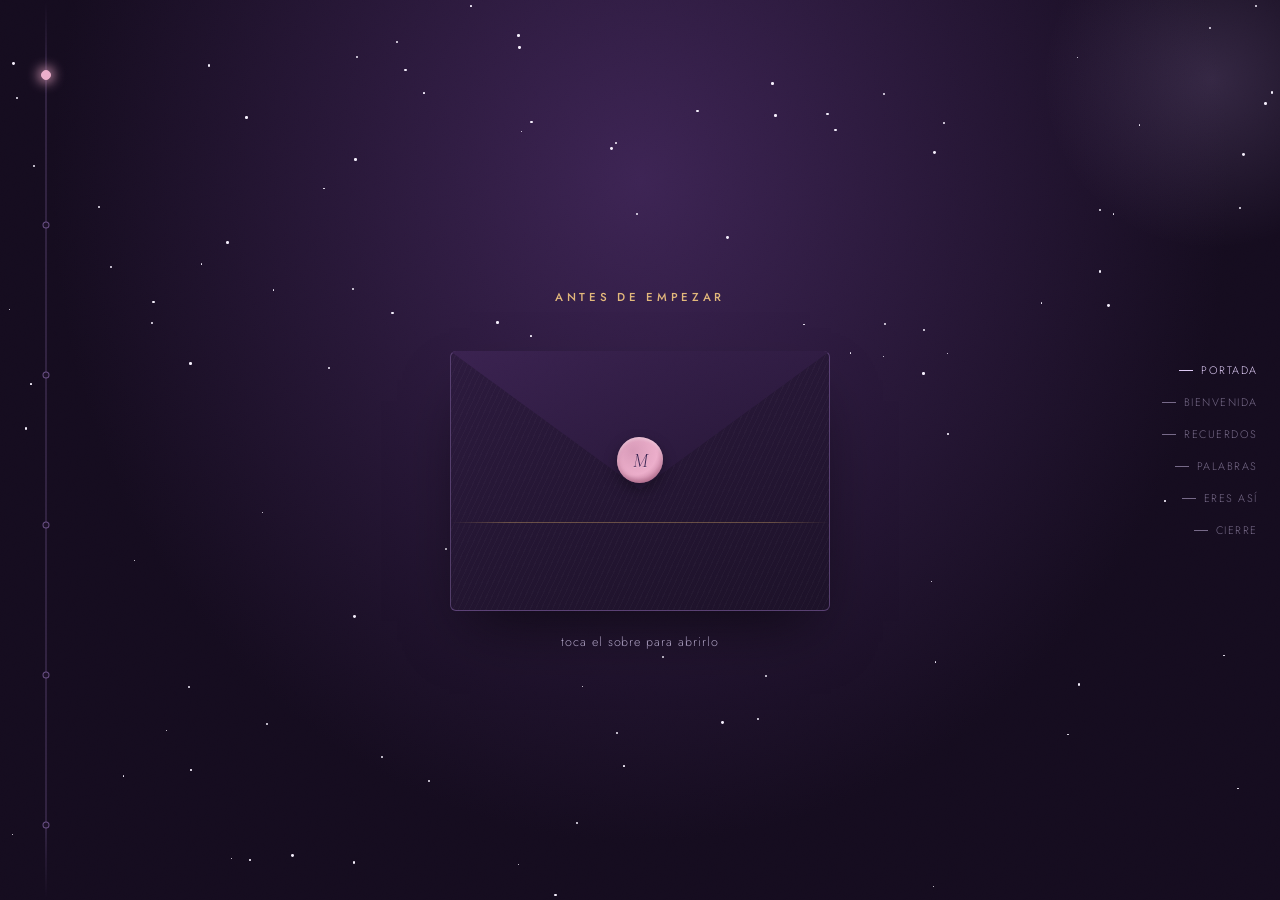
<file: index.html>
<!DOCTYPE html>
<html lang="es">
<head>
<meta charset="UTF-8">
<meta name="viewport" content="width=device-width, initial-scale=1.0">
<title>Para tí amiga</title>
<link rel="preconnect" href="https://fonts.googleapis.com">
<link rel="preconnect" href="https://fonts.gstatic.com" crossorigin>
<link href="https://fonts.googleapis.com/css2?family=Cormorant+Garamond:ital,wght@0,400;0,600;1,400;1,600&family=Jost:wght@300;400;500;600&family=Caveat:wght@500;700&display=swap" rel="stylesheet">
<link rel="icon" type="image/png" href="img/happy.png">
<link rel="stylesheet" href="styles.css">
</head>
<body>

<div class="stars-field" id="starsField">
  <div class="ambient-glow"></div>
</div>
<div class="sparks-layer" id="sparksLayer"></div>

<div class="trail-wrap">
  <div class="trail-line"></div>
  <div class="trail-dots" id="trailDots"></div>
</div>

<nav class="side-nav" id="sideNav"></nav>

<main class="portada-main">
  <div class="wrap portada-content" id="portadaContent">
    <p class="eyebrow">Antes de empezar</p>
    <div class="env-stage">
      <div class="envelope" id="envelope">
        <div class="env-letter">Para mi<br>persona favorita</div>
        <div class="env-flap"></div>
        <div class="seal">M</div>
        <div class="env-body"></div>
      </div>
    </div>
    <div class="env-hint" id="envHint">toca el sobre para abrirlo</div>
  </div>
</main>

<div class="welcome-modal" id="welcomeModal">
  <div class="welcome-card">
    <span class="quote-mark">"</span>
    <p class="eyebrow">Bienvenida</p>
    <h1 class="welcome-title">¡Bienvenida, Luminé!</h1>
    <img src="img/milagros.jpg" alt="Milagros" class="welcome-photo">
    <p class="welcome-text">Hola, quiero que sepas que siempre estaré aquí para ti. En cada momento de alegría y en cada desafío que enfrentes, cuentas conmigo incondicionalmente. Tu amistad es un regalo que valoro profundamente.</p>
    <a class="continue-btn" href="bienvenida.html">Comenzar experiencia <span class="arrow">→</span></a>
  </div>
</div>

<script src="script.js"></script>
</body>
</html>
</file>
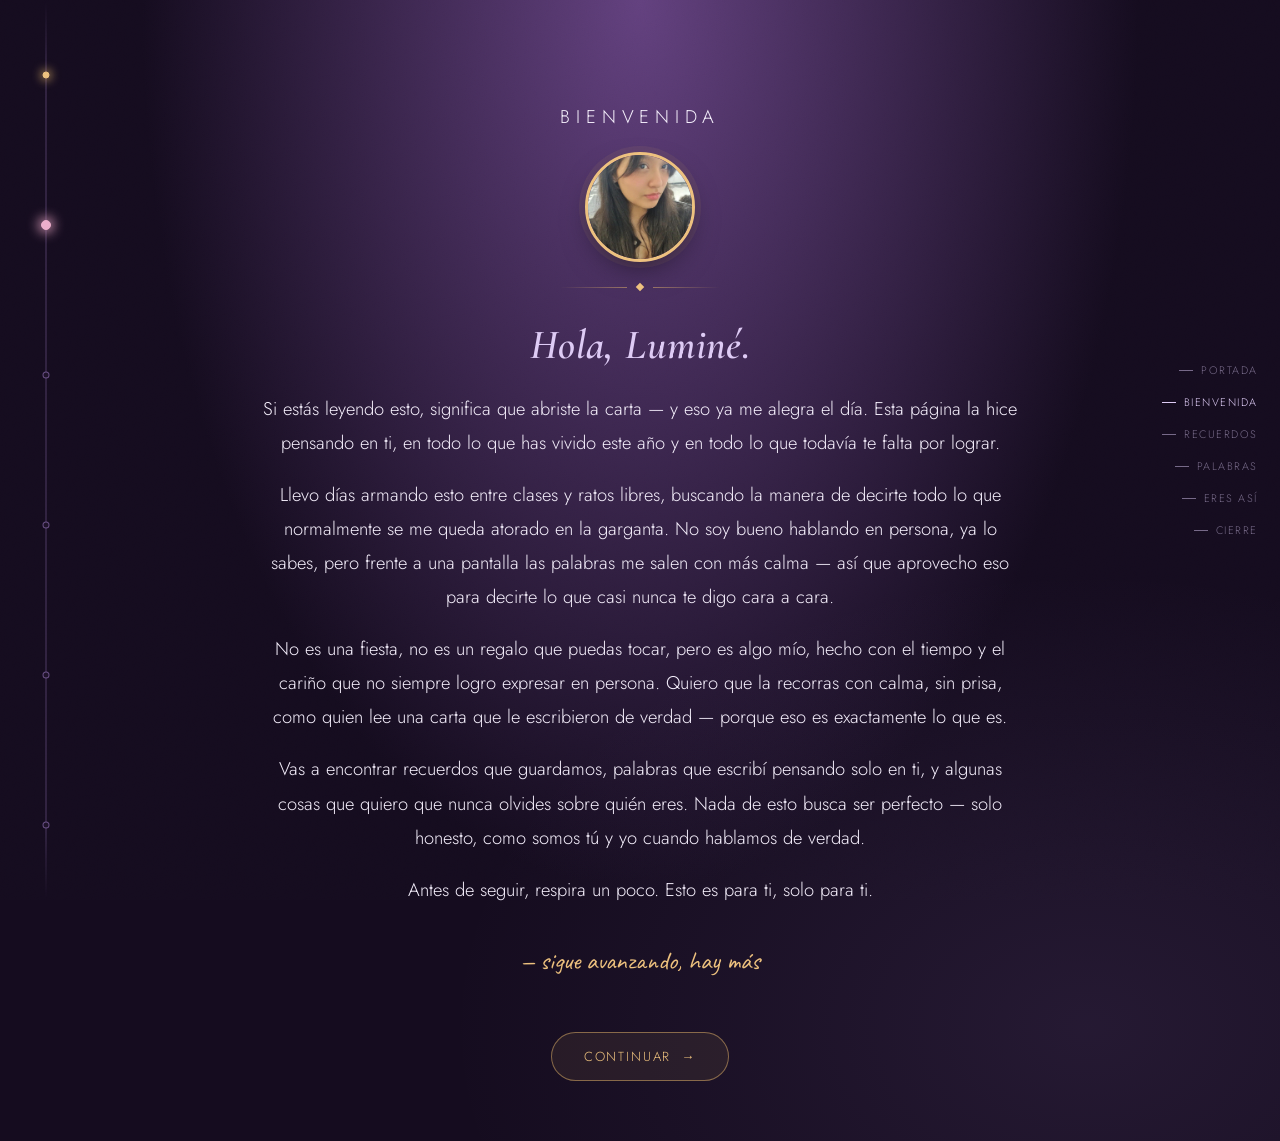
<file: bienvenida.html>
<!DOCTYPE html>
<html lang="es">
<head>
<meta charset="UTF-8">
<meta name="viewport" content="width=device-width, initial-scale=1.0">
<title>Bienvenida</title>
<link rel="preconnect" href="https://fonts.googleapis.com">
<link rel="preconnect" href="https://fonts.gstatic.com" crossorigin>
<link href="https://fonts.googleapis.com/css2?family=Cormorant+Garamond:ital,wght@0,400;0,600;1,400;1,600&family=Jost:wght@300;400;500;600&family=Caveat:wght@500;700&display=swap" rel="stylesheet">
<link rel="icon" type="image/png" href="img/happy.png">
<link rel="stylesheet" href="styles.css">
</head>
<body>

<div class="stars-bg"></div>

<div class="trail-wrap">
  <div class="trail-line"></div>
  <div class="trail-dots" id="trailDots"></div>
</div>

<nav class="side-nav" id="sideNav"></nav>

<main class="bienvenida-main">
  <div class="wrap">
    <p class="eyebrow">Bienvenida</p>
    <img src="img/milagros.jpg" alt="Milagros" class="profile-photo">
    <div class="divider"><span></span><span class="diamond"></span><span></span></div>
    <h2>Hola, Luminé.</h2>
    <p>Si estás leyendo esto, significa que abriste la carta — y eso ya me alegra el día. Esta página la hice pensando en ti, en todo lo que has vivido este año y en todo lo que todavía te falta por lograr.</p>
    <p>Llevo días armando esto entre clases y ratos libres, buscando la manera de decirte todo lo que normalmente se me queda atorado en la garganta. No soy bueno hablando en persona, ya lo sabes, pero frente a una pantalla las palabras me salen con más calma — así que aprovecho eso para decirte lo que casi nunca te digo cara a cara.</p>
    <p>No es una fiesta, no es un regalo que puedas tocar, pero es algo mío, hecho con el tiempo y el cariño que no siempre logro expresar en persona. Quiero que la recorras con calma, sin prisa, como quien lee una carta que le escribieron de verdad — porque eso es exactamente lo que es.</p>
    <p>Vas a encontrar recuerdos que guardamos, palabras que escribí pensando solo en ti, y algunas cosas que quiero que nunca olvides sobre quién eres. Nada de esto busca ser perfecto — solo honesto, como somos tú y yo cuando hablamos de verdad.</p>
    <p>Antes de seguir, respira un poco. Esto es para ti, solo para ti.</p>
    <p class="firma">— sigue avanzando, hay más</p>

    <div class="continue-wrap">
      <a class="continue-btn" href="recuerdos.html">Continuar <span class="arrow">→</span></a>
    </div>
  </div>
</main>

<script src="script.js"></script>
</body>
</html>
</file>
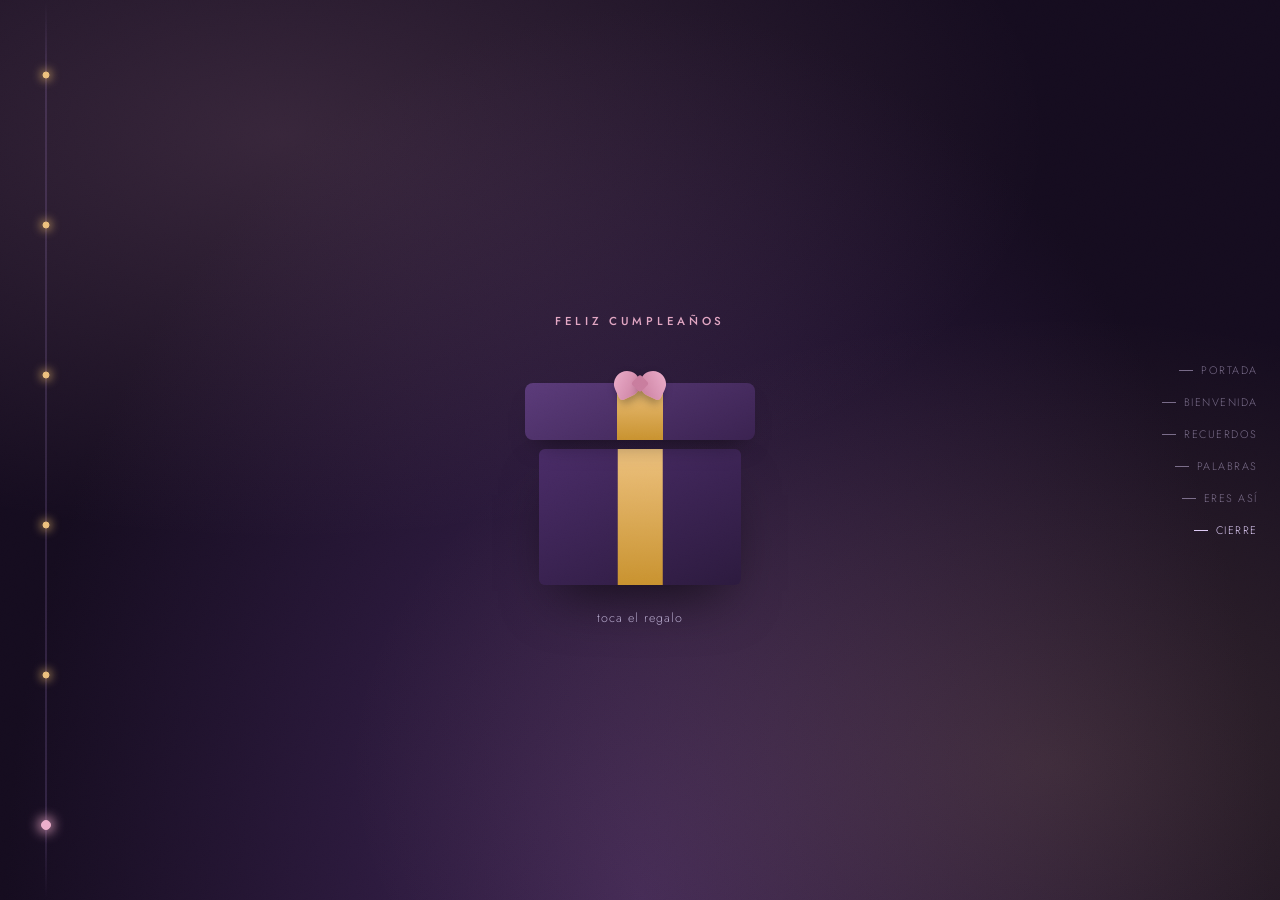
<file: cierre.html>
<!DOCTYPE html>
<html lang="es">
<head>
<meta charset="UTF-8">
<meta name="viewport" content="width=device-width, initial-scale=1.0">
<title>Feliz cumpleaños</title>
<link rel="preconnect" href="https://fonts.googleapis.com">
<link rel="preconnect" href="https://fonts.gstatic.com" crossorigin>
<link href="https://fonts.googleapis.com/css2?family=Cormorant+Garamond:ital,wght@0,400;0,600;1,400;1,600&family=Jost:wght@300;400;500;600&family=Caveat:wght@500;700&display=swap" rel="stylesheet">
<link rel="icon" type="image/png" href="img/happy.png">
<link rel="stylesheet" href="styles.css">
</head>
<body>

<div class="stars-field" id="starsField">
  <div class="ambient-glow"></div>
</div>
<div class="sparks-layer" id="sparksLayer"></div>
<div class="confetti-layer" id="confettiLayer"></div>

<div class="trail-wrap">
  <div class="trail-line"></div>
  <div class="trail-dots" id="trailDots"></div>
</div>

<nav class="side-nav" id="sideNav"></nav>

<main class="cierre-main">
  <div class="wrap cierre-content" id="cierreContent">
    <p class="eyebrow">Feliz cumpleaños</p>

    <div class="gift-stage">
      <div class="gift-box" id="giftBox">
        <div class="gift-lid" id="giftLid">
          <div class="bow">
            <div class="loop left"></div>
            <div class="loop right"></div>
            <div class="knot"></div>
          </div>
        </div>
        <div class="gift-base"></div>
      </div>
      <div class="gift-hint" id="giftHint">toca el regalo</div>
    </div>
  </div>
</main>

<div class="welcome-modal" id="cierreModal">
  <div class="welcome-card cierre-card">
    <p class="eyebrow">Feliz cumpleaños</p>
    <h1 class="welcome-title">Feliz cumpleaños, Luminé</h1>
    <p>Ya son 19. Ojalá pudiera estar ahí para darte un abrazo de verdad y entregarte algo más que una página web, pero la distancia no me deja por ahora. Aun así, quiero que sepas que estoy a una sola llamada o un mensaje de distancia para ir donde estés.</p>
    <p>Sé que casi nunca coincidimos por los horarios, que ambos andamos ocupados, y que no siempre pensamos igual en todo. Pero eso nunca ha cambiado lo que siento como amigo: te voy a seguir apoyando, y si algún día estás en problemas, pongo las manos al fuego por sacarte de ahí.</p>

    <div class="promesa">"En esta vida no vas a estar sola. Aunque no compartamos las mismas ideas, siempre vas a tener mi apoyo."</div>

    <p class="firma-final">Con cariño, tu amigo Roly</p>
    <p class="fecha">para Milagros Luminé — 19 años</p>

    <button class="last-detail-btn" id="lastDetailBtn"><span class="btn-icon">✨</span> Último detalle</button>
  </div>
</div>

<div class="keepsake-modal" id="keepsakeModal">
  <div class="keepsake-card">
    <button class="modal-close" id="keepsakeClose" aria-label="Cerrar">×</button>
    <p class="eyebrow">Un detalle más</p>
    <h2 class="keepsake-title">Un recuerdo para guardar</h2>
    <p class="keepsake-intro">Sube una foto tuya y arma, con la mía, una tarjeta para guardar de este cumpleaños.</p>

    <div class="keepsake-preview">
      <div class="keepsake-photos">
        <div class="keepsake-photo-slot filled">
          <img src="img/roly.jpg" alt="Roly">
          <span class="slot-label">Roly</span>
        </div>
        <div class="keepsake-photo-slot" id="uploadSlot">
          <label for="photoUpload" class="upload-label" id="uploadLabel">
            <span class="upload-icon">+</span>
            <span>sube tu foto</span>
          </label>
          <img id="uploadedPreview" alt="Milagros" style="display:none;">
          <input type="file" accept="image/*" id="photoUpload" class="visually-hidden">
          <span class="slot-label">Luminé</span>
        </div>
      </div>

      <p class="keepsake-words">Dos historias, un mismo cariño de siempre. Que esta imagen te recuerde, cada vez que la veas, todo lo que compartimos este año y todo lo que nos queda por vivir.</p>
      <p class="keepsake-signature">Milagros Luminé · 19 años · con cariño, Roly</p>
    </div>

    <button class="save-btn" id="saveCardBtn" disabled><span class="btn-icon">⬇</span> Guardar tarjeta</button>
    <p class="keepsake-hint" id="keepsakeHint">sube tu foto para poder guardarla</p>
  </div>
</div>

<script src="script.js"></script>
</body>
</html>
</file>
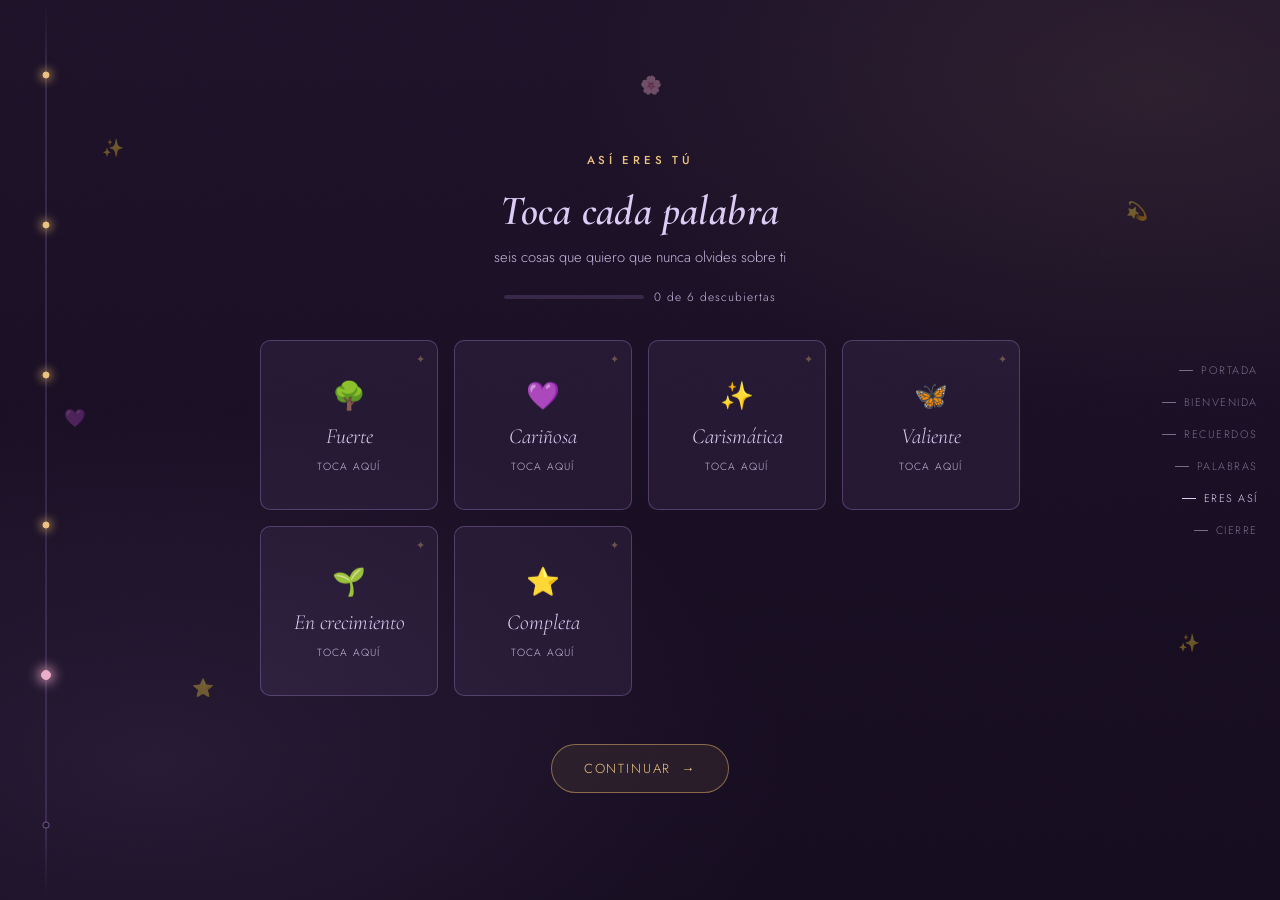
<file: cualidades.html>
<!DOCTYPE html>
<html lang="es">
<head>
<meta charset="UTF-8">
<meta name="viewport" content="width=device-width, initial-scale=1.0">
<title>Así eres tú</title>
<link rel="preconnect" href="https://fonts.googleapis.com">
<link rel="preconnect" href="https://fonts.gstatic.com" crossorigin>
<link href="https://fonts.googleapis.com/css2?family=Cormorant+Garamond:ital,wght@0,400;0,600;1,400;1,600&family=Jost:wght@300;400;500;600&family=Caveat:wght@500;700&display=swap" rel="stylesheet">
<link rel="icon" type="image/png" href="img/happy.png">
<link rel="stylesheet" href="styles.css">
</head>
<body>

<div class="stars-bg"></div>

<div class="trail-wrap">
  <div class="trail-line"></div>
  <div class="trail-dots" id="trailDots"></div>
</div>

<nav class="side-nav" id="sideNav"></nav>

<main class="cualidades-main">
  <div class="floaty-layer">
    <span class="floaty" style="left:8%; top:15%; animation-delay:0s;">✨</span>
    <span class="floaty" style="left:88%; top:22%; animation-delay:1.4s;">💫</span>
    <span class="floaty" style="left:15%; top:75%; animation-delay:2.6s;">⭐</span>
    <span class="floaty" style="left:92%; top:70%; animation-delay:.8s;">✨</span>
    <span class="floaty" style="left:50%; top:8%; animation-delay:2s;">🌸</span>
    <span class="floaty" style="left:5%; top:45%; animation-delay:3.2s;">💜</span>
  </div>
  <div class="wrap">
    <p class="eyebrow">Así eres tú</p>
    <h2>Toca cada palabra</h2>
    <p class="sub-label">seis cosas que quiero que nunca olvides sobre ti</p>

    <div class="progress-track">
      <div class="bar"><div class="bar-fill" id="progressFill"></div></div>
      <span class="count" id="progressCount">0 de 6 descubiertas</span>
    </div>

    <div class="cards-grid" id="cardsGrid">
      <div class="flip-card">
        <div class="flip-inner">
          <div class="flip-front"><div class="card-icon">🌳</div><div class="word">Fuerte</div><div class="tap">toca aquí</div></div>
          <div class="flip-back"><span class="checkmark">✓</span>Sigues estudiando y avanzando incluso cansada. Eso no es debilidad, es resistencia pura.</div>
        </div>
      </div>
      <div class="flip-card">
        <div class="flip-inner">
          <div class="flip-front"><div class="card-icon">💜</div><div class="word">Cariñosa</div><div class="tap">toca aquí</div></div>
          <div class="flip-back"><span class="checkmark">✓</span>Escuchas y apoyas como pocas personas lo hacen, incluso cuando tú también la estás pasando mal.</div>
        </div>
      </div>
      <div class="flip-card">
        <div class="flip-inner">
          <div class="flip-front"><div class="card-icon">✨</div><div class="word">Carismática</div><div class="tap">toca aquí</div></div>
          <div class="flip-back"><span class="checkmark">✓</span>Tímida al inicio, pero cuando confías, tu energía y tu alegría se sienten de verdad.</div>
        </div>
      </div>
      <div class="flip-card">
        <div class="flip-inner">
          <div class="flip-front"><div class="card-icon">🦋</div><div class="word">Valiente</div><div class="tap">toca aquí</div></div>
          <div class="flip-back"><span class="checkmark">✓</span>Tienes miedo y aun así sigues caminando hacia lo que sueñas. Eso es valentía real.</div>
        </div>
      </div>
      <div class="flip-card">
        <div class="flip-inner">
          <div class="flip-front"><div class="card-icon">🌱</div><div class="word">En crecimiento</div><div class="tap">toca aquí</div></div>
          <div class="flip-back"><span class="checkmark">✓</span>Tienes inseguridades, como todos, pero te esfuerzas todos los días por mejorar. Eso ya es mucho.</div>
        </div>
      </div>
      <div class="flip-card">
        <div class="flip-inner">
          <div class="flip-front"><div class="card-icon">⭐</div><div class="word">Completa</div><div class="tap">toca aquí</div></div>
          <div class="flip-back"><span class="checkmark">✓</span>No necesitas ser perfecta. Ya eres, tal cual eres ahora, alguien admirable de verdad.</div>
        </div>
      </div>
    </div>

    <div class="continue-wrap">
      <a class="continue-btn" href="cierre.html">Continuar <span class="arrow">→</span></a>
    </div>
  </div>
</main>

<script src="script.js"></script>
</body>
</html>
</file>
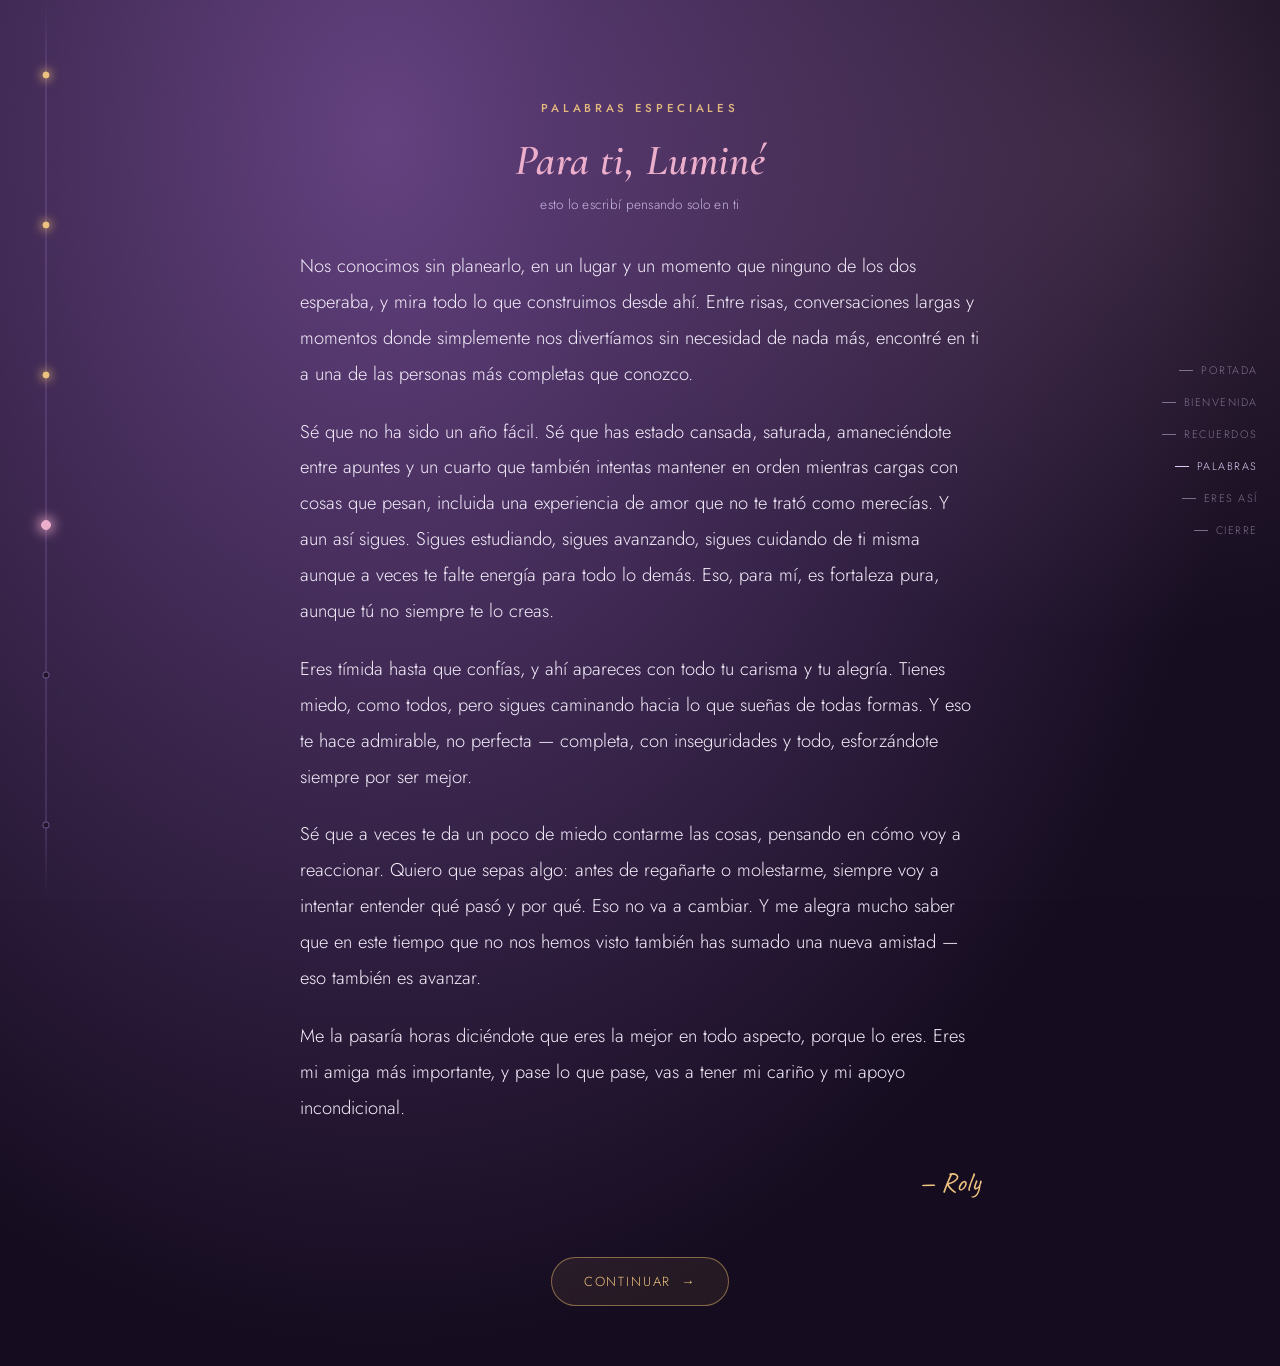
<file: palabras.html>
<!DOCTYPE html>
<html lang="es">
<head>
<meta charset="UTF-8">
<meta name="viewport" content="width=device-width, initial-scale=1.0">
<title>Palabras especiales</title>
<link rel="preconnect" href="https://fonts.googleapis.com">
<link rel="preconnect" href="https://fonts.gstatic.com" crossorigin>
<link href="https://fonts.googleapis.com/css2?family=Cormorant+Garamond:ital,wght@0,400;0,600;1,400;1,600&family=Jost:wght@300;400;500;600&family=Caveat:wght@500;700&display=swap" rel="stylesheet">
<link rel="icon" type="image/png" href="img/happy.png">
<link rel="stylesheet" href="styles.css">
</head>
<body>

<div class="stars-bg"></div>

<div class="trail-wrap">
  <div class="trail-line"></div>
  <div class="trail-dots" id="trailDots"></div>
</div>

<nav class="side-nav" id="sideNav"></nav>

<main class="palabras-main">
  <div class="wrap">
    <p class="eyebrow">Palabras especiales</p>
    <h2>Para ti, Luminé</h2>
    <p class="sub-label">esto lo escribí pensando solo en ti</p>

    <div class="letter-block">
      <p>Nos conocimos sin planearlo, en un lugar y un momento que ninguno de los dos esperaba, y mira todo lo que construimos desde ahí. Entre risas, conversaciones largas y momentos donde simplemente nos divertíamos sin necesidad de nada más, encontré en ti a una de las personas más completas que conozco.</p>

      <p>Sé que no ha sido un año fácil. Sé que has estado cansada, saturada, amaneciéndote entre apuntes y un cuarto que también intentas mantener en orden mientras cargas con cosas que pesan, incluida una experiencia de amor que no te trató como merecías. Y aun así sigues. Sigues estudiando, sigues avanzando, sigues cuidando de ti misma aunque a veces te falte energía para todo lo demás. Eso, para mí, es fortaleza pura, aunque tú no siempre te lo creas.</p>

      <p>Eres tímida hasta que confías, y ahí apareces con todo tu carisma y tu alegría. Tienes miedo, como todos, pero sigues caminando hacia lo que sueñas de todas formas. Y eso te hace admirable, no perfecta — completa, con inseguridades y todo, esforzándote siempre por ser mejor.</p>

      <p>Sé que a veces te da un poco de miedo contarme las cosas, pensando en cómo voy a reaccionar. Quiero que sepas algo: antes de regañarte o molestarme, siempre voy a intentar entender qué pasó y por qué. Eso no va a cambiar. Y me alegra mucho saber que en este tiempo que no nos hemos visto también has sumado una nueva amistad — eso también es avanzar.</p>

      <p>Me la pasaría horas diciéndote que eres la mejor en todo aspecto, porque lo eres. Eres mi amiga más importante, y pase lo que pase, vas a tener mi cariño y mi apoyo incondicional.</p>

      <p class="signoff">— Roly</p>
    </div>

    <div class="continue-wrap">
      <a class="continue-btn" href="cualidades.html">Continuar <span class="arrow">→</span></a>
    </div>
  </div>
</main>

<script src="script.js"></script>
</body>
</html>
</file>
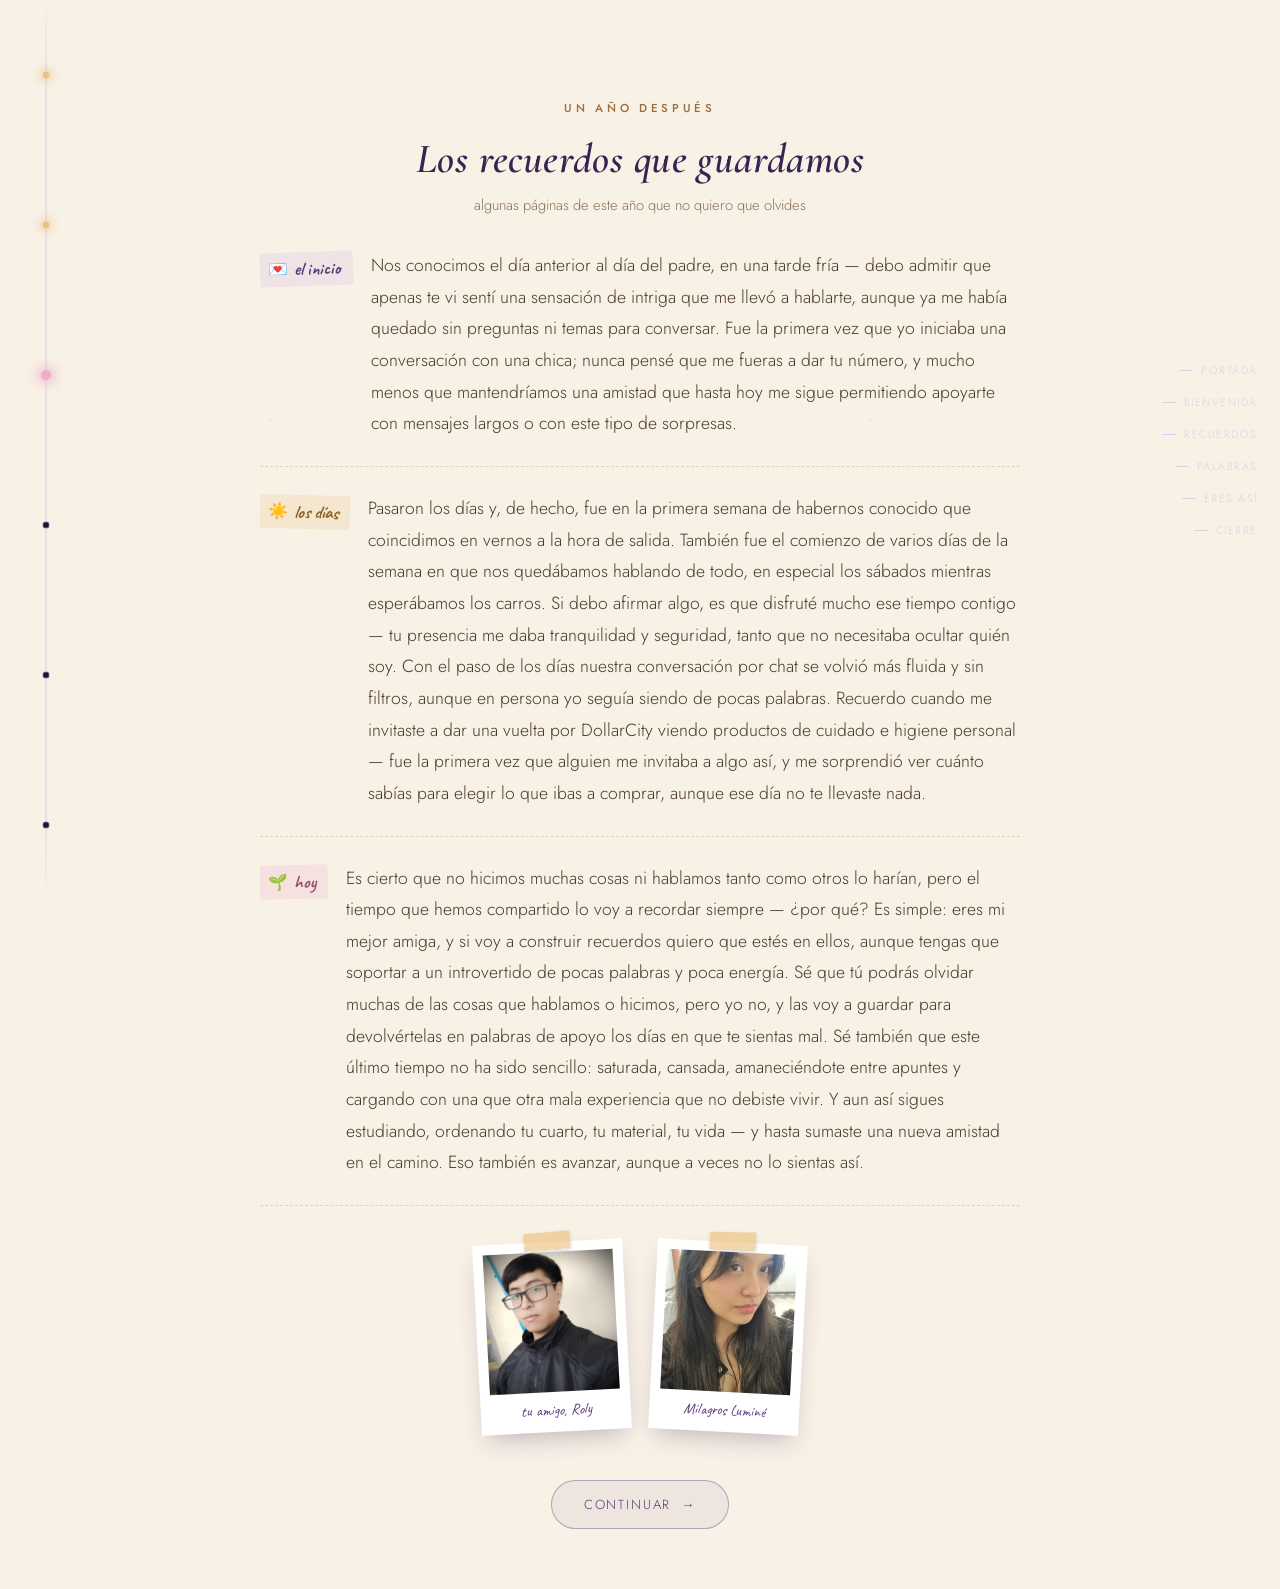
<file: recuerdos.html>
<!DOCTYPE html>
<html lang="es">
<head>
<meta charset="UTF-8">
<meta name="viewport" content="width=device-width, initial-scale=1.0">
<title>Recuerdos</title>
<link rel="preconnect" href="https://fonts.googleapis.com">
<link rel="preconnect" href="https://fonts.gstatic.com" crossorigin>
<link href="https://fonts.googleapis.com/css2?family=Cormorant+Garamond:ital,wght@0,400;0,600;1,400;1,600&family=Jost:wght@300;400;500;600&family=Caveat:wght@500;700&display=swap" rel="stylesheet">
<link rel="icon" type="image/png" href="img/happy.png">
<link rel="stylesheet" href="styles.css">
</head>
<body class="page-light">

<div class="stars-bg"></div>

<div class="trail-wrap">
  <div class="trail-line"></div>
  <div class="trail-dots" id="trailDots"></div>
</div>

<nav class="side-nav" id="sideNav"></nav>

<main class="recuerdos-main">
  <div class="wrap">
    <p class="eyebrow">Un año después</p>
    <h2>Los recuerdos que guardamos</h2>
    <p class="intro-line">algunas páginas de este año que no quiero que olvides</p>

    <div class="memory-row">
      <div class="memory-tag"><span class="icon">💌</span>el inicio</div>
      <p>Nos conocimos el día anterior al día del padre, en una tarde fría — debo admitir que apenas te vi sentí una sensación de intriga que me llevó a hablarte, aunque ya me había quedado sin preguntas ni temas para conversar. Fue la primera vez que yo iniciaba una conversación con una chica; nunca pensé que me fueras a dar tu número, y mucho menos que mantendríamos una amistad que hasta hoy me sigue permitiendo apoyarte con mensajes largos o con este tipo de sorpresas.</p>
    </div>

    <div class="memory-row">
      <div class="memory-tag"><span class="icon">☀️</span>los días</div>
      <p>Pasaron los días y, de hecho, fue en la primera semana de habernos conocido que coincidimos en vernos a la hora de salida. También fue el comienzo de varios días de la semana en que nos quedábamos hablando de todo, en especial los sábados mientras esperábamos los carros. Si debo afirmar algo, es que disfruté mucho ese tiempo contigo — tu presencia me daba tranquilidad y seguridad, tanto que no necesitaba ocultar quién soy. Con el paso de los días nuestra conversación por chat se volvió más fluida y sin filtros, aunque en persona yo seguía siendo de pocas palabras. Recuerdo cuando me invitaste a dar una vuelta por DollarCity viendo productos de cuidado e higiene personal — fue la primera vez que alguien me invitaba a algo así, y me sorprendió ver cuánto sabías para elegir lo que ibas a comprar, aunque ese día no te llevaste nada.</p>
    </div>

    <div class="memory-row">
      <div class="memory-tag"><span class="icon">🌱</span>hoy</div>
      <p>Es cierto que no hicimos muchas cosas ni hablamos tanto como otros lo harían, pero el tiempo que hemos compartido lo voy a recordar siempre — ¿por qué? Es simple: eres mi mejor amiga, y si voy a construir recuerdos quiero que estés en ellos, aunque tengas que soportar a un introvertido de pocas palabras y poca energía. Sé que tú podrás olvidar muchas de las cosas que hablamos o hicimos, pero yo no, y las voy a guardar para devolvértelas en palabras de apoyo los días en que te sientas mal. Sé también que este último tiempo no ha sido sencillo: saturada, cansada, amaneciéndote entre apuntes y cargando con una que otra mala experiencia que no debiste vivir. Y aun así sigues estudiando, ordenando tu cuarto, tu material, tu vida — y hasta sumaste una nueva amistad en el camino. Eso también es avanzar, aunque a veces no lo sientas así.</p>
    </div>

    <div class="photo-frame">
      <div class="photo-card">
        <img src="img/roly.jpg" alt="Roly">
        tu amigo, Roly
      </div>
      <div class="photo-card">
        <img src="img/milagros.jpg" alt="Milagros">
        Milagros Luminé
      </div>
    </div>

    <div class="continue-wrap">
      <a class="continue-btn" href="palabras.html">Continuar <span class="arrow">→</span></a>
    </div>
  </div>
</main>

<script src="script.js"></script>
</body>
</html>
</file>
<file: styles.css>
:root{
  --ink:#150C1F;
  --ink-2:#1E1229;
  --ink-3:#241531;
  --plum:#3D2454;
  --plum-soft:#63417F;
  --lavender:#B992E8;
  --lavender-soft:#DECBF5;
  --gold:#EDC17E;
  --gold-deep:#C9922F;
  --rose:#ECAECB;
  --paper:#F8F1E6;
  --paper-line:#E0D3B8;
  --text-soft:#F5EFFC;
  --text-dim:#C6B7DE;
  --shadow-color:0,0,0;
}

*{margin:0;padding:0;box-sizing:border-box;}

html{scroll-behavior:smooth;}

body{
  background:var(--ink);
  color:var(--text-soft);
  font-family:'Jost', sans-serif;
  font-weight:300;
  overflow-x:hidden;
  min-height:100vh;
  display:flex;
  flex-direction:column;
  animation:pageFadeIn .7s ease;
}
@keyframes pageFadeIn{
  from{opacity:0;}
  to{opacity:1;}
}

/* subtle film-grain texture, adds depth without being visible as a "pattern" */
body::after{
  content:'';
  position:fixed; inset:0;
  z-index:50;
  pointer-events:none;
  opacity:0.035;
  mix-blend-mode:overlay;
  background-image:url("data:image/svg+xml,%3Csvg xmlns='http://www.w3.org/2000/svg' width='120' height='120'%3E%3Cfilter id='n'%3E%3CfeTurbulence type='fractalNoise' baseFrequency='0.9' numOctaves='2' stitchTiles='stitch'/%3E%3C/filter%3E%3Crect width='100%25' height='100%25' filter='url(%23n)'/%3E%3C/svg%3E");
}

@media (prefers-reduced-motion: reduce){
  *{animation-duration:0.01ms !important; animation-iteration-count:1 !important; transition-duration:0.01ms !important; scroll-behavior:auto !important;}
  body{animation:none;}
}

h1,h2,h3,.display{
  font-family:'Cormorant Garamond', serif;
  font-weight:600;
  letter-spacing:0.01em;
}

.script{font-family:'Caveat', cursive;}

a{color:inherit;}

/* consistent, visible keyboard focus across the site */
a:focus-visible,
button:focus-visible,
.envelope:focus-visible,
.gift-box:focus-visible,
.flip-card:focus-visible{
  outline:2px solid var(--gold);
  outline-offset:3px;
  border-radius:4px;
}

/* ---------- background texture (fallback, used on inner pages) ---------- */
.stars-bg{
  position:fixed; inset:0; z-index:0; pointer-events:none;
  background-image:
    radial-gradient(1.5px 1.5px at 20% 30%, rgba(235,220,255,0.55), transparent),
    radial-gradient(1.5px 1.5px at 70% 65%, rgba(235,220,255,0.4), transparent),
    radial-gradient(1px 1px at 40% 80%, rgba(235,220,255,0.5), transparent),
    radial-gradient(1.5px 1.5px at 85% 15%, rgba(235,220,255,0.45), transparent),
    radial-gradient(1px 1px at 55% 45%, rgba(235,220,255,0.3), transparent),
    radial-gradient(1.5px 1.5px at 10% 60%, rgba(235,220,255,0.4), transparent),
    radial-gradient(1px 1px at 92% 80%, rgba(235,220,255,0.35), transparent);
  background-repeat:repeat;
  background-size:340px 340px;
  opacity:0.9;
}

/* ---------- animated starfield (JS-populated, used on the cover) ---------- */
.stars-field{
  position:fixed; inset:0; z-index:0; pointer-events:none; overflow:hidden;
  background:radial-gradient(ellipse at 50% 20%, var(--plum) 0%, var(--ink) 65%);
}
.ambient-glow{
  position:absolute;
  top:-10%; right:-8%;
  width:340px; height:340px;
  border-radius:50%;
  background:radial-gradient(circle, rgba(216,180,255,0.16), transparent 70%);
  animation:glowPulse 6s ease-in-out infinite;
}
@keyframes glowPulse{
  0%,100%{opacity:0.6; transform:scale(1);}
  50%{opacity:1; transform:scale(1.08);}
}
.star{
  position:absolute;
  border-radius:50%;
  background:var(--text-soft);
  animation:twinkle 3.5s ease-in-out infinite;
}
@keyframes twinkle{
  0%,100%{opacity:0.15; transform:scale(0.8);}
  50%{opacity:0.9; transform:scale(1.15);}
}
.shooting-star{
  position:absolute;
  width:2px; height:2px;
  background:var(--text-soft);
  border-radius:50%;
  box-shadow:0 0 6px 1px rgba(255,255,255,0.6);
  animation:shoot 1.6s linear forwards;
}
.shooting-star::before{
  content:'';
  position:absolute;
  top:50%; right:0;
  width:80px; height:1px;
  transform:translateY(-50%);
  background:linear-gradient(90deg, transparent, rgba(255,255,255,0.7));
}
@keyframes shoot{
  0%{transform:translate(0,0); opacity:1;}
  100%{transform:translate(-260px, 170px); opacity:0;}
}

/* ---------- spark burst particles (envelope open) ---------- */
.sparks-layer{
  position:fixed; inset:0; z-index:8; pointer-events:none; overflow:hidden;
}
.confetti-layer{
  position:fixed; inset:0; z-index:9; pointer-events:none; overflow:hidden;
}
.spark{
  position:absolute;
  width:6px; height:6px;
  border-radius:50%;
  transform:translate(-50%,-50%);
  animation:sparkFly 1.1s ease-out forwards;
}
@keyframes sparkFly{
  0%{transform:translate(-50%,-50%) translate(0,0) scale(1); opacity:1;}
  100%{transform:translate(-50%,-50%) translate(var(--sx), var(--sy)) scale(0.2); opacity:0;}
}

/* ---------- star trail (signature element, now marks progress across pages) ---------- */
.trail-wrap{
  position:fixed;
  left:26px;
  top:0;
  height:100vh;
  width:40px;
  z-index:5;
  display:flex;
  align-items:center;
  pointer-events:none;
}
@media (max-width:720px){ .trail-wrap{ left:10px; width:26px; } }

.trail-line{
  position:absolute;
  left:50%;
  top:0;
  bottom:0;
  width:1px;
  background:linear-gradient(to bottom, transparent, rgba(180,142,224,0.35) 8%, rgba(180,142,224,0.35) 92%, transparent);
  transform:translateX(-50%);
}

.trail-dots{
  position:absolute; left:0; top:0; width:100%; height:100%;
}

.trail-dot{
  position:absolute;
  left:50%;
  width:7px; height:7px;
  border-radius:50%;
  background:var(--ink-2);
  border:1px solid rgba(180,142,224,0.5);
  transform:translate(-50%,-50%);
  transition:all .6s ease;
}
.trail-dot.lit{
  background:var(--gold);
  box-shadow:0 0 10px 2px rgba(231,183,107,0.7);
  border-color:var(--gold);
}
.trail-dot.current{
  background:var(--rose);
  box-shadow:0 0 12px 3px rgba(232,166,196,0.8);
  border-color:var(--rose);
  width:10px; height:10px;
}

/* ---------- side nav labels ---------- */
.side-nav{
  position:fixed;
  right:22px;
  top:50%;
  transform:translateY(-50%);
  z-index:6;
  display:flex;
  flex-direction:column;
  gap:16px;
  align-items:flex-end;
}
@media (max-width:820px){ .side-nav{display:none;} }
.side-nav a{
  font-size:0.68rem;
  letter-spacing:0.14em;
  text-transform:uppercase;
  color:var(--text-dim);
  text-decoration:none;
  display:flex; align-items:center; gap:8px;
  opacity:0.55;
  transition:opacity .3s ease, color .3s ease;
}
.side-nav a .dash{width:14px; height:1px; background:currentColor; display:inline-block;}
.side-nav a.active, .side-nav a:hover{opacity:1; color:var(--lavender-soft);}

main{
  flex:1;
  position:relative;
  z-index:2;
  min-height:100vh;
  display:flex;
  align-items:center;
  justify-content:center;
  padding:100px 24px 60px;
}
@media (max-width:600px){
  main{padding:76px 20px 44px;}
}
@media (max-width:420px){
  main{padding-left:26px;}
}

/* every page is centered as a column on the page itself */
.wrap{
  max-width:760px;
  width:100%;
  margin:0 auto;
}

.eyebrow{
  font-family:'Jost', sans-serif;
  font-size:0.72rem;
  font-weight:500;
  letter-spacing:0.32em;
  text-transform:uppercase;
  color:var(--gold);
  margin-bottom:18px;
  opacity:0.95;
  position:relative;
  display:inline-block;
}
@media (max-width:380px){
  .eyebrow{letter-spacing:0.2em; font-size:0.68rem;}
}

/* ---------- continue button, shared across pages ---------- */
.continue-wrap{
  margin-top:48px;
  display:flex;
  justify-content:center;
}
.continue-btn{
  display:inline-flex;
  align-items:center;
  gap:10px;
  padding:14px 32px;
  border:1px solid rgba(231,183,107,0.5);
  border-radius:999px;
  background:rgba(231,183,107,0.08);
  color:var(--gold);
  text-decoration:none;
  font-size:0.82rem;
  letter-spacing:0.14em;
  text-transform:uppercase;
  text-align:center;
  white-space:nowrap;
  transition:background .3s ease, transform .3s ease, box-shadow .3s ease, border-color .3s ease;
}
@media (max-width:400px){
  .continue-btn{padding:13px 20px; font-size:0.72rem; letter-spacing:0.08em; gap:6px;}
}
.continue-btn:hover{
  background:rgba(231,183,107,0.2);
  border-color:rgba(231,183,107,0.8);
  transform:translateY(-3px);
  box-shadow:0 14px 28px -12px rgba(231,183,107,0.4);
}
.continue-btn:active{transform:translateY(-1px) scale(0.98);}
.continue-btn .arrow{transition:transform .3s ease;}
.continue-btn:hover .arrow{transform:translateX(4px);}

/* light-background pages need a dark continue button */
.page-light .continue-btn{
  border-color:rgba(91,59,122,0.4);
  background:rgba(91,59,122,0.06);
  color:#5B3B7A;
}
.page-light .continue-btn:hover{
  background:rgba(91,59,122,0.16);
  border-color:rgba(91,59,122,0.6);
  box-shadow:0 14px 28px -14px rgba(91,59,122,0.35);
}

/* ================= PORTADA / ENVELOPE ================= */
main.portada-main{
  flex-direction:column;
  transition:opacity .6s ease;
}
main.portada-main.dimmed{opacity:0;}

.portada-content{
  text-align:center;
  display:flex;
  flex-direction:column;
  align-items:center;
  gap:22px;
}

.env-stage{
  perspective:1400px;
  display:flex;
  justify-content:center;
  margin-top:6px;
}

.envelope{
  position:relative;
  width:min(380px, 78vw);
  height:min(260px, 54vw);
  margin:0 auto;
  cursor:pointer;
  animation:envFloat 4.5s ease-in-out infinite;
  transition:transform .35s ease;
}
.envelope.open{animation:none;}

@keyframes envFloat{
  0%,100%{transform:translateY(0) rotate(0deg);}
  50%{transform:translateY(-6px) rotate(-0.6deg);}
}

.envelope:hover{transform:translateY(-3px) scale(1.015);}
.envelope:hover .env-body{box-shadow:0 34px 70px -18px rgba(0,0,0,0.7);}

.env-body{
  position:absolute; inset:0;
  background:linear-gradient(160deg, #2C1A3E, #1C1128);
  border:1px solid rgba(180,142,224,0.35);
  border-radius:6px;
  box-shadow:0 30px 60px -20px rgba(0,0,0,0.6);
  transition:box-shadow .3s ease;
  overflow:hidden;
}
.env-body::before{
  content:'';
  position:absolute; inset:0;
  background-image:
    repeating-linear-gradient(115deg, rgba(255,255,255,0.025) 0px, rgba(255,255,255,0.025) 1px, transparent 1px, transparent 5px);
  pointer-events:none;
}
.env-body::after{
  content:'';
  position:absolute;
  left:0; right:0; top:66%;
  height:1px;
  background:linear-gradient(90deg, transparent, rgba(231,183,107,0.35) 15%, rgba(231,183,107,0.35) 85%, transparent);
}

.env-flap{
  position:absolute;
  top:0; left:0; width:100%; height:58%;
  background:linear-gradient(160deg, #3A2250, #241534);
  clip-path:polygon(0 0, 100% 0, 50% 92%);
  border-radius:6px 6px 0 0;
  transform-origin:top center;
  backface-visibility:hidden;
  -webkit-backface-visibility:hidden;
  transition:transform 1s cubic-bezier(.6,0,.3,1), opacity .4s ease .4s;
  z-index:3;
}

.envelope.open .env-flap{transform:rotateX(180deg); opacity:0;}

.seal{
  position:absolute;
  left:50%; top:42%;
  width:46px; height:46px;
  background:radial-gradient(circle at 35% 30%, #D89AB8, var(--rose) 55%, #B76F92 100%);
  border-radius:48% 52% 51% 49% / 52% 48% 52% 48%;
  transform:translate(-50%,-50%);
  display:flex; align-items:center; justify-content:center;
  font-family:'Cormorant Garamond', serif;
  font-style:italic;
  font-size:1.3rem;
  color:#3A2250;
  box-shadow:
    0 6px 14px rgba(0,0,0,0.35),
    inset 0 2px 3px rgba(255,255,255,0.35),
    inset 0 -3px 5px rgba(120,50,80,0.4);
  text-shadow:0 1px 0 rgba(255,255,255,0.25);
  z-index:4;
  transition:opacity .4s ease, transform .6s ease;
}
.envelope.open .seal{opacity:0; transform:translate(-50%,-50%) scale(0.4) rotate(12deg);}

.env-letter{
  position:absolute;
  left:8%; right:8%;
  top:10%;
  height:88%;
  background:var(--paper);
  border-radius:4px;
  box-shadow:0 10px 30px rgba(0,0,0,0.4);
  transform:translateY(0);
  opacity:0;
  transition:transform 1s cubic-bezier(.5,0,.2,1) .3s, opacity .35s ease .3s;
  z-index:2;
  display:flex; align-items:center; justify-content:center;
  color:#5B3B7A;
  font-family:'Caveat', cursive;
  font-size:1.1rem;
  text-align:center;
  padding:14px;
}
.envelope.open .env-letter{transform:translateY(-135%); opacity:1;}

.env-hint{
  font-size:0.78rem;
  letter-spacing:0.08em;
  color:var(--text-dim);
  animation:pulse 2.4s ease-in-out infinite;
  text-align:center;
  transition:opacity .4s ease;
}
@keyframes pulse{0%,100%{opacity:0.5;}50%{opacity:1;}}

/* ---------- welcome modal (shown after envelope opens) ---------- */
.welcome-modal{
  position:fixed;
  inset:0;
  z-index:20;
  display:flex;
  align-items:center;
  justify-content:center;
  padding:24px;
  opacity:0;
  pointer-events:none;
  transition:opacity .5s ease;
  background:rgba(11,7,17,0.55);
  backdrop-filter:blur(6px);
}
.welcome-modal.show{opacity:1; pointer-events:auto;}

.welcome-card{
  position:relative;
  max-width:440px;
  width:100%;
  max-height:88vh;
  max-height:88dvh;
  overflow-x:hidden;
  overflow-y:auto;
  -webkit-overflow-scrolling:touch;
  background:linear-gradient(175deg, var(--ink-2), var(--ink));
  border:1px solid rgba(180,142,224,0.3);
  border-radius:20px;
  padding:44px 36px 36px;
  text-align:center;
  box-shadow:0 40px 90px -20px rgba(0,0,0,0.7);
  transform:translateY(24px) scale(0.96);
  transition:transform .5s cubic-bezier(.3,0,.2,1);
}
.welcome-modal.show .welcome-card{transform:translateY(0) scale(1);}
@media (max-width:420px){
  .welcome-modal{padding:12px;}
  .welcome-card{padding:34px 20px 26px;}
}

.welcome-card .eyebrow{margin-bottom:16px; position:relative; z-index:1;}

.welcome-photo{
  width:150px; height:112px;
  border-radius:16px;
  object-fit:cover;
  border:3px solid var(--gold);
  box-shadow:0 14px 28px -8px rgba(0,0,0,0.55);
  margin:0 auto 24px;
  display:block;
  position:relative;
  z-index:1;
}

.welcome-title{
  font-size:clamp(1.6rem, 5vw, 2.1rem);
  font-style:italic;
  color:var(--text-soft);
  margin-bottom:16px;
  position:relative;
  z-index:1;
}

.welcome-text{
  position:relative;
  z-index:1;
  font-size:0.96rem;
  line-height:1.75;
  color:var(--text-dim);
  margin-bottom:26px;
  font-weight:300;
}

.welcome-card .quote-mark{
  position:absolute;
  top:6px; left:22px;
  font-family:'Cormorant Garamond', serif;
  font-size:4.6rem;
  line-height:1;
  color:var(--gold);
  opacity:0.16;
  pointer-events:none;
  z-index:0;
}

.welcome-card .continue-btn{display:inline-flex;}

/* ================= BIENVENIDA ================= */
main.bienvenida-main{
  background:
    radial-gradient(ellipse 50% 40% at 85% 90%, rgba(180,142,224,0.1), transparent),
    radial-gradient(ellipse at 50% 0%, var(--plum-soft) 0%, var(--ink) 55%), var(--ink);
}
.bienvenida-main .wrap > *{
  opacity:0;
  transform:translateY(16px);
  animation:fadeUpIn .8s ease forwards;
}
.bienvenida-main .eyebrow{animation-delay:.05s;}
.bienvenida-main .profile-photo{animation-delay:.2s;}
.bienvenida-main .divider{animation-delay:.35s;}
.bienvenida-main h2{animation-delay:.45s;}
.bienvenida-main p:nth-of-type(1){animation-delay:.6s;}
.bienvenida-main p:nth-of-type(2){animation-delay:.75s;}
.bienvenida-main p:nth-of-type(3){animation-delay:.9s;}
.bienvenida-main p:nth-of-type(4){animation-delay:1.05s;}
.bienvenida-main p:nth-of-type(5){animation-delay:1.2s;}
.bienvenida-main .firma{animation-delay:1.35s;}
.bienvenida-main .continue-wrap{animation-delay:1.5s;}

@keyframes fadeUpIn{
  to{opacity:1; transform:translateY(0);}
}
@media (prefers-reduced-motion: reduce){
  .bienvenida-main .wrap > *{animation:none; opacity:1; transform:none;}
}

.bienvenida-main h2{
  font-size:clamp(1.9rem, 4.4vw, 2.6rem);
  font-style:italic;
  margin-bottom:22px;
  color:var(--lavender-soft);
  text-align:center;
}
.bienvenida-main .eyebrow{text-align:center; display:block;}
.bienvenida-main .profile-photo{
  display:block;
  width:110px; height:110px;
  border-radius:50%;
  object-fit:cover;
  margin:0 auto 22px;
  border:3px solid var(--gold);
  box-shadow:0 12px 30px -8px rgba(0,0,0,0.5), 0 0 0 6px rgba(231,183,107,0.08);
}
.bienvenida-main .divider{
  display:flex;
  align-items:center;
  justify-content:center;
  gap:10px;
  margin:0 auto 30px;
  width:160px;
}
.bienvenida-main .divider span:first-child,
.bienvenida-main .divider span:last-child{
  height:1px;
  flex:1;
  background:linear-gradient(90deg, transparent, rgba(231,183,107,0.5));
}
.bienvenida-main .divider span:last-child{
  background:linear-gradient(90deg, rgba(231,183,107,0.5), transparent);
}
.bienvenida-main .divider .diamond{
  width:6px; height:6px;
  background:var(--gold);
  transform:rotate(45deg);
  flex:none;
}
.bienvenida-main p{
  font-size:clamp(1rem, 0.4vw + 0.95rem, 1.15rem);
  line-height:1.85;
  color:var(--text-soft);
  margin-bottom:18px;
  font-weight:300;
  text-align:center;
}
.bienvenida-main .firma{
  margin-top:30px;
  font-family:'Caveat', cursive;
  font-size:1.6rem;
  color:var(--gold);
  text-align:center;
}

/* ================= RECUERDOS ================= */
main.recuerdos-main{
  background:var(--paper);
  color:#3A2A20;
  position:relative;
}
main.recuerdos-main::before{
  content:'';
  position:fixed; inset:0; z-index:0; pointer-events:none;
  background-image:
    radial-gradient(2px 2px at 15% 20%, rgba(138,90,174,0.12), transparent),
    radial-gradient(2px 2px at 80% 35%, rgba(231,183,107,0.14), transparent),
    radial-gradient(2px 2px at 45% 70%, rgba(138,90,174,0.1), transparent),
    radial-gradient(2px 2px at 70% 85%, rgba(231,183,107,0.12), transparent);
  background-size:600px 600px;
}
.recuerdos-main .eyebrow{color:#9A6B3C; text-align:center; display:block;}
.recuerdos-main h2{
  font-size:clamp(1.9rem, 4.4vw, 2.6rem);
  font-style:italic;
  color:#3A2250;
  margin-bottom:10px;
  text-align:center;
}
.recuerdos-main .intro-line{
  text-align:center;
  color:#8A6F55;
  font-size:0.92rem;
  margin-bottom:34px;
}

.recuerdos-main .wrap > *{
  opacity:0;
  transform:translateY(14px);
  animation:fadeUpIn .7s ease forwards;
}
.recuerdos-main .eyebrow{animation-delay:.05s;}
.recuerdos-main h2{animation-delay:.15s;}
.recuerdos-main .intro-line{animation-delay:.25s;}
.recuerdos-main .memory-row:nth-of-type(1){animation-delay:.4s;}
.recuerdos-main .memory-row:nth-of-type(2){animation-delay:.58s;}
.recuerdos-main .memory-row:nth-of-type(3){animation-delay:.76s;}
.recuerdos-main .photo-frame{animation-delay:.95s;}
.recuerdos-main .continue-wrap{animation-delay:1.1s;}
@media (prefers-reduced-motion: reduce){
  .recuerdos-main .wrap > *{animation:none; opacity:1; transform:none;}
}

.memory-row{
  display:grid;
  grid-template-columns:auto 1fr;
  gap:18px;
  margin-bottom:26px;
  padding-bottom:26px;
  border-bottom:1px dashed var(--paper-line);
  text-align:left;
  align-items:start;
}
@media (max-width:460px){
  .memory-row{grid-template-columns:1fr; gap:10px;}
  .memory-tag{align-self:flex-start;}
}
.memory-row:last-of-type{border-bottom:none;}
.memory-tag{
  position:relative;
  display:inline-flex;
  align-items:center;
  gap:6px;
  font-family:'Caveat', cursive;
  font-weight:700;
  font-size:1.15rem;
  color:#5B3B7A;
  white-space:nowrap;
  padding:5px 12px 5px 8px;
  background:rgba(180,142,224,0.14);
  border-radius:2px;
  transform:rotate(-2deg);
  top:2px;
}
.memory-tag .icon{font-size:1rem;}
.memory-row:nth-of-type(2) .memory-tag{transform:rotate(1.5deg); background:rgba(231,183,107,0.18); color:#8A6420;}
.memory-row:nth-of-type(3) .memory-tag{transform:rotate(-1.5deg); background:rgba(232,166,196,0.2); color:#9A4E6E;}
.memory-row p{
  line-height:1.8;
  font-size:clamp(0.98rem, 0.4vw + 0.9rem, 1.1rem);
  color:#4A3826;
}

.photo-frame{
  margin-top:36px;
  display:flex;
  gap:26px;
  align-items:flex-start;
  justify-content:center;
  flex-wrap:wrap;
}
.photo-card{
  position:relative;
  width:150px; height:190px;
  background:#fff;
  padding:10px 10px 26px 10px;
  box-shadow:0 12px 24px -8px rgba(58,34,80,0.3);
  transform:rotate(-3deg);
  font-family:'Caveat', cursive;
  text-align:center;
  color:#5B3B7A;
  font-size:0.95rem;
  transition:transform .3s ease, box-shadow .3s ease;
}
@media (max-width:380px){
  .photo-card{width:132px; height:170px;}
  .photo-card img{height:122px;}
}
.photo-card:hover{transform:rotate(0deg) scale(1.04); box-shadow:0 20px 34px -10px rgba(58,34,80,0.4);}
.photo-frame .photo-card:nth-child(2){transform:rotate(3deg);}
.photo-frame .photo-card:nth-child(2):hover{transform:rotate(0deg) scale(1.04);}
.photo-card::before{
  content:'';
  position:absolute;
  top:-10px; left:50%;
  width:46px; height:18px;
  background:rgba(231,183,107,0.55);
  transform:translateX(-50%) rotate(-2deg);
  box-shadow:0 2px 4px rgba(0,0,0,0.15);
}
.photo-card img{
  width:100%; height:140px; object-fit:cover; display:block; margin-bottom:8px;
  filter:sepia(0.12);
}
.photo-card.placeholder{
  display:flex; flex-direction:column; align-items:center; justify-content:center;
  height:190px;
  border:1.5px dashed #C7B8DA;
  color:#9A85B8;
  background:#FBF7EF;
}
.photo-card.placeholder span{font-size:1.6rem; display:block; margin-bottom:6px;}

/* ================= PALABRAS ESPECIALES ================= */
main.palabras-main{
  background:
    radial-gradient(ellipse 45% 35% at 88% 12%, rgba(236,174,203,0.13), transparent),
    radial-gradient(ellipse at 30% 10%, var(--plum-soft), var(--ink) 70%);
}
.palabras-main .wrap{max-width:680px;}
.palabras-main .eyebrow{text-align:center; display:block;}
.palabras-main h2{
  font-size:clamp(2rem, 4.6vw, 2.7rem);
  font-style:italic;
  color:var(--rose);
  margin-bottom:8px;
  text-align:center;
}
.palabras-main .sub-label{
  font-size:0.85rem;
  color:var(--text-dim);
  margin-bottom:34px;
  letter-spacing:0.02em;
  text-align:center;
}
.letter-block p{
  font-size:clamp(1rem, 0.4vw + 0.95rem, 1.15rem);
  line-height:1.95;
  color:var(--text-soft);
  margin-bottom:22px;
  font-weight:300;
  text-align:left;
}
.letter-block .signoff{
  margin-top:30px;
  font-family:'Caveat', cursive;
  font-size:1.7rem;
  color:var(--gold);
  text-align:right;
}

/* ================= CUALIDADES (interactive) ================= */
main.cualidades-main{
  background:
    radial-gradient(ellipse 50% 40% at 12% 85%, rgba(180,142,224,0.1), transparent),
    radial-gradient(ellipse 45% 35% at 90% 10%, rgba(237,193,126,0.08), transparent),
    linear-gradient(180deg, var(--ink-2), var(--ink));
  text-align:center;
  position:relative;
  overflow:hidden;
}
.floaty-layer{
  position:absolute; inset:0; z-index:0; pointer-events:none; overflow:hidden;
}
.floaty{
  position:absolute;
  font-size:1.1rem;
  opacity:0.35;
  animation:floatUpDown 7s ease-in-out infinite;
}
@keyframes floatUpDown{
  0%,100%{transform:translateY(0) rotate(0deg);}
  50%{transform:translateY(-18px) rotate(8deg);}
}
@media (prefers-reduced-motion: reduce){ .floaty{animation:none;} }

.cualidades-main .wrap > .eyebrow,
.cualidades-main .wrap > h2,
.cualidades-main .wrap > .sub-label,
.cualidades-main .wrap > .progress-track,
.cualidades-main .wrap > .continue-wrap{
  opacity:0;
  transform:translateY(14px);
  animation:fadeUpIn .7s ease forwards;
}
.cualidades-main .eyebrow{animation-delay:.05s;}
.cualidades-main h2{animation-delay:.15s;}
.cualidades-main .sub-label{animation-delay:.25s;}
.cualidades-main .progress-track{animation-delay:.35s;}
.cualidades-main .continue-wrap{animation-delay:1.3s;}
@media (prefers-reduced-motion: reduce){
  .cualidades-main .wrap > *{animation:none; opacity:1; transform:none;}
}

.cards-grid .flip-card{
  opacity:0;
  transform:translateY(18px) scale(0.94);
  animation:cardIn .6s cubic-bezier(.3,0,.2,1) forwards;
}
.cards-grid .flip-card:nth-child(1){animation-delay:.45s;}
.cards-grid .flip-card:nth-child(2){animation-delay:.55s;}
.cards-grid .flip-card:nth-child(3){animation-delay:.65s;}
.cards-grid .flip-card:nth-child(4){animation-delay:.75s;}
.cards-grid .flip-card:nth-child(5){animation-delay:.85s;}
.cards-grid .flip-card:nth-child(6){animation-delay:.95s;}
@keyframes cardIn{ to{opacity:1; transform:translateY(0) scale(1);} }
@media (prefers-reduced-motion: reduce){
  .cards-grid .flip-card{animation:none; opacity:1; transform:none;}
}

.cualidades-main h2{
  font-size:clamp(1.9rem, 4.4vw, 2.6rem);
  font-style:italic;
  color:var(--lavender-soft);
  margin-bottom:10px;
}
.cualidades-main .sub-label{
  color:var(--text-dim);
  font-size:0.92rem;
  margin-bottom:20px;
}
.progress-track{
  display:flex;
  align-items:center;
  justify-content:center;
  gap:10px;
  margin-bottom:34px;
}
.progress-track .bar{
  width:140px; height:4px;
  border-radius:4px;
  background:rgba(180,142,224,0.18);
  overflow:hidden;
}
.progress-track .bar-fill{
  height:100%;
  width:0%;
  background:linear-gradient(90deg, var(--gold), var(--rose));
  transition:width .5s ease;
}
.progress-track .count{
  font-size:0.75rem;
  letter-spacing:0.08em;
  color:var(--text-dim);
  min-width:64px;
  text-align:left;
}

.cards-grid{
  display:grid;
  grid-template-columns:repeat(auto-fit, minmax(150px, 1fr));
  gap:16px;
  max-width:760px;
  margin:0 auto;
}
.flip-card{height:170px; perspective:1000px; -webkit-perspective:1000px; cursor:pointer;}
.flip-inner{
  position:relative; width:100%; height:100%;
  transition:transform .7s cubic-bezier(.5,0,.2,1);
  transform-style:preserve-3d;
  -webkit-transform-style:preserve-3d;
}
.flip-card.flipped .flip-inner{transform:rotateY(180deg);}
.flip-front, .flip-back{
  position:absolute; inset:0;
  backface-visibility:hidden;
  -webkit-backface-visibility:hidden;
  border-radius:10px;
  display:flex; flex-direction:column; align-items:center; justify-content:center;
  padding:16px;
  text-align:center;
  /* z-index fallback: guarantees the correct face shows even on browsers
     that don't fully support backface-visibility */
  z-index:2;
}
.flip-back{z-index:1;}
.flip-card.flipped .flip-front{z-index:1;}
.flip-card.flipped .flip-back{z-index:2;}
.flip-front{
  background:rgba(180,142,224,0.08);
  border:1px solid rgba(180,142,224,0.3);
  transition:box-shadow .3s ease, border-color .3s ease, background .3s ease;
}
.flip-card:not(.flipped):hover .flip-front{
  border-color:rgba(231,183,107,0.5);
  box-shadow:0 0 0 1px rgba(231,183,107,0.2), 0 14px 30px -12px rgba(231,183,107,0.25);
  background:rgba(180,142,224,0.13);
}
.flip-front .card-icon{
  font-size:1.7rem;
  margin-bottom:8px;
}
.flip-front::after{
  content:'✦';
  position:absolute;
  top:10px; right:12px;
  font-size:0.7rem;
  color:var(--gold);
  opacity:0.35;
  animation:sparklePulse 2.6s ease-in-out infinite;
}
@keyframes sparklePulse{
  0%,100%{opacity:0.2; transform:scale(0.85);}
  50%{opacity:0.6; transform:scale(1.1);}
}
.flip-front .word{
  font-family:'Cormorant Garamond', serif;
  font-style:italic;
  font-size:1.35rem;
  color:var(--lavender-soft);
}
.flip-front .tap{
  margin-top:10px;
  font-size:0.65rem;
  letter-spacing:0.12em;
  text-transform:uppercase;
  color:var(--text-dim);
}
.flip-card.flipped .flip-front .tap{color:var(--gold);}
.flip-back{
  background:linear-gradient(160deg, var(--plum-soft), var(--plum));
  transform:rotateY(180deg);
  font-size:0.88rem;
  line-height:1.55;
  color:var(--text-soft);
  font-weight:400;
}
.flip-back .checkmark{
  position:absolute;
  top:10px; right:12px;
  font-size:0.85rem;
  color:var(--gold);
}

/* ================= CIERRE ================= */
main.cierre-main{
  background:
    radial-gradient(ellipse 60% 45% at 22% 15%, rgba(236,174,203,0.16), transparent),
    radial-gradient(ellipse 55% 50% at 82% 85%, rgba(237,193,126,0.14), transparent),
    radial-gradient(ellipse at 50% 100%, var(--plum) 0%, var(--ink) 70%);
  flex-direction:column;
  transition:opacity .6s ease;
}
main.cierre-main.dimmed{opacity:0.15;}

.cierre-content{
  text-align:center;
  display:flex;
  flex-direction:column;
  align-items:center;
  gap:8px;
}
.cierre-content .eyebrow{color:var(--rose);}

/* ---------- gift box ---------- */
.gift-stage{
  perspective:1200px;
  display:flex;
  flex-direction:column;
  align-items:center;
  gap:24px;
  margin-top:10px;
}

.gift-box{
  position:relative;
  width:min(230px, 60vw);
  height:min(220px, 58vw);
  cursor:pointer;
  animation:giftFloat 4.2s ease-in-out infinite;
}
.gift-box.open{animation:none;}
@keyframes giftFloat{
  0%,100%{transform:translateY(0);}
  50%{transform:translateY(-6px);}
}

.gift-base{
  position:absolute;
  left:6%; right:6%; bottom:0;
  height:62%;
  background:linear-gradient(155deg, #4A2C68, #2C1A3E);
  border-radius:6px;
  box-shadow:0 26px 55px -20px rgba(0,0,0,0.65);
  overflow:hidden;
}
.gift-base::before{
  content:'';
  position:absolute; left:50%; top:0; bottom:0; width:22%;
  transform:translateX(-50%);
  background:linear-gradient(180deg, var(--gold), #C9922F);
}

.gift-lid{
  position:absolute;
  left:0; right:0; top:8%;
  height:26%;
  background:linear-gradient(155deg, #5B3B7A, #3A2250);
  border-radius:8px;
  box-shadow:0 14px 26px -14px rgba(0,0,0,0.55);
  transform-origin:20% 100%;
  transition:transform .9s cubic-bezier(.6,0,.25,1), opacity .5s ease .4s;
  z-index:3;
}
.gift-lid::before{
  content:'';
  position:absolute; left:50%; top:0; bottom:0; width:20%;
  transform:translateX(-50%);
  background:linear-gradient(180deg, var(--gold), #C9922F);
}
.gift-box.open .gift-lid{
  transform:translate(-14px,-110px) rotate(-40deg);
  opacity:0;
}

.bow{
  position:absolute;
  left:50%; top:2%;
  width:56px; height:34px;
  transform:translate(-50%,-50%);
  z-index:4;
  transition:opacity .3s ease, transform .3s ease;
}
.gift-box.open .bow{opacity:0; transform:translate(-50%,-50%) scale(0.5);}
.bow .loop{
  position:absolute;
  width:26px; height:26px;
  border-radius:50% 50% 50% 4px;
  background:linear-gradient(140deg, var(--rose), #C97D9E);
  box-shadow:0 4px 8px rgba(0,0,0,0.3);
}
.bow .loop.left{left:2px; top:4px; transform:rotate(-25deg);}
.bow .loop.right{right:2px; top:4px; transform:rotate(25deg) scaleX(-1);}
.bow .knot{
  position:absolute;
  left:50%; top:10px;
  width:13px; height:13px;
  background:#C97D9E;
  border-radius:3px;
  transform:translateX(-50%) rotate(45deg);
  z-index:2;
}

.gift-hint{
  font-size:0.78rem;
  letter-spacing:0.08em;
  color:var(--text-dim);
  animation:pulse 2.4s ease-in-out infinite;
  text-align:center;
  transition:opacity .4s ease;
}

/* ---------- confetti burst (on open) ---------- */
.confetti-piece{
  position:absolute;
  top:-24px;
  width:8px; height:14px;
  opacity:0.95;
  animation:confettiFall linear forwards;
  pointer-events:none;
}
@keyframes confettiFall{
  to{ transform:translateY(112vh) rotate(640deg); opacity:0; }
}
.emoji-burst{
  position:absolute;
  font-size:1.4rem;
  transform:translate(-50%,-50%);
  animation:emojiFly 1.4s ease-out forwards;
  pointer-events:none;
}
@keyframes emojiFly{
  0%{transform:translate(-50%,-50%) translate(0,0) rotate(0deg) scale(1); opacity:1;}
  100%{transform:translate(-50%,-50%) translate(var(--ex), var(--ey)) rotate(var(--er)) scale(0.5); opacity:0;}
}

/* ---------- message modal (reuses welcome-modal base styles) ---------- */
.cierre-card{
  max-width:480px;
}
.cierre-card .welcome-title{
  font-size:clamp(1.8rem, 5.5vw, 2.4rem);
}
.cierre-card p{
  font-size:0.98rem;
  line-height:1.85;
  color:var(--text-soft);
  font-weight:300;
  margin-bottom:16px;
  text-align:center;
}
.cierre-card .promesa{
  margin:20px 0;
  padding:20px 22px;
  border:1px solid rgba(231,183,107,0.4);
  border-radius:10px;
  background:rgba(231,183,107,0.06);
  font-style:italic;
  font-family:'Cormorant Garamond', serif;
  font-size:1.08rem;
  color:var(--gold);
  text-align:center;
}
.cierre-card .firma-final{
  margin-top:22px;
  font-family:'Caveat', cursive;
  font-size:1.8rem;
  color:var(--lavender-soft);
  text-align:center;
}
.cierre-card .fecha{
  margin-top:4px;
  font-size:0.72rem;
  color:var(--text-dim);
  letter-spacing:0.08em;
  text-align:center;
}

/* ---------- "último detalle" button + keepsake modal ---------- */
.last-detail-btn{
  display:inline-flex;
  align-items:center;
  gap:8px;
  margin:30px auto 0;
  padding:11px 24px;
  background:rgba(180,142,224,0.08);
  border:1px solid rgba(180,142,224,0.35);
  border-radius:999px;
  color:var(--lavender-soft);
  font-family:'Jost', sans-serif;
  font-size:0.74rem;
  letter-spacing:0.1em;
  text-transform:uppercase;
  cursor:pointer;
  animation:detailPulse 3s ease-in-out infinite;
  transition:background .3s ease, border-color .3s ease, transform .3s ease, box-shadow .3s ease;
}
.last-detail-btn .btn-icon{
  font-size:0.9rem;
  animation:detailIconSpin 3.5s ease-in-out infinite;
}
.last-detail-btn:hover{
  background:rgba(180,142,224,0.18);
  border-color:rgba(180,142,224,0.7);
  transform:translateY(-2px);
  box-shadow:0 12px 24px -10px rgba(180,142,224,0.5);
  animation-play-state:paused;
}
@keyframes detailPulse{
  0%,100%{box-shadow:0 0 0 0 rgba(180,142,224,0.25);}
  50%{box-shadow:0 0 0 8px rgba(180,142,224,0);}
}
@keyframes detailIconSpin{
  0%,100%{transform:rotate(0deg) scale(1);}
  50%{transform:rotate(15deg) scale(1.15);}
}
@media (prefers-reduced-motion: reduce){
  .last-detail-btn, .last-detail-btn .btn-icon{animation:none;}
}

.keepsake-modal{
  position:fixed; inset:0; z-index:30;
  display:flex; align-items:center; justify-content:center;
  padding:24px;
  opacity:0; pointer-events:none;
  transition:opacity .5s ease;
  background:rgba(11,7,17,0.65);
  backdrop-filter:blur(8px);
}
.keepsake-modal.show{opacity:1; pointer-events:auto;}
@media (max-width:420px){
  .keepsake-modal{padding:12px;}
}

.keepsake-card{
  position:relative;
  max-width:480px; width:100%;
  max-height:88vh;
  max-height:88dvh;
  overflow-y:auto;
  -webkit-overflow-scrolling:touch;
  background:linear-gradient(175deg, var(--ink-2), var(--ink));
  border:1px solid rgba(180,142,224,0.3);
  border-radius:20px;
  padding:40px 32px 32px;
  text-align:center;
  box-shadow:0 40px 90px -20px rgba(0,0,0,0.7);
  transform:translateY(20px) scale(0.96);
  transition:transform .5s cubic-bezier(.3,0,.2,1);
}
.keepsake-modal.show .keepsake-card{transform:translateY(0) scale(1);}
@media (max-width:420px){
  .keepsake-card{padding:32px 18px 24px;}
}

.keepsake-card::before{
  content:'✦';
  position:absolute;
  top:14px; left:22px;
  font-size:2.2rem;
  color:var(--lavender);
  opacity:0.15;
  pointer-events:none;
}

.keepsake-modal.show .keepsake-card > *{
  opacity:0;
  transform:translateY(12px);
  animation:fadeUpIn .55s ease forwards;
}
.keepsake-modal.show .keepsake-card .eyebrow{animation-delay:.1s;}
.keepsake-modal.show .keepsake-card .keepsake-title{animation-delay:.18s;}
.keepsake-modal.show .keepsake-card .keepsake-intro{animation-delay:.26s;}
.keepsake-modal.show .keepsake-card .keepsake-preview{animation-delay:.36s;}
.keepsake-modal.show .keepsake-card .save-btn{animation-delay:.46s;}
.keepsake-modal.show .keepsake-card .keepsake-hint{animation-delay:.54s;}
.keepsake-modal.show .keepsake-card .modal-close{animation:none; opacity:1; transform:none;}
@media (prefers-reduced-motion: reduce){
  .keepsake-modal.show .keepsake-card > *{animation:none; opacity:1; transform:none;}
}

.modal-close{
  position:absolute;
  top:14px; right:16px;
  background:none; border:none;
  color:var(--text-dim);
  font-size:1.4rem;
  line-height:1;
  cursor:pointer;
  transition:color .2s ease;
}
.modal-close:hover{color:var(--gold);}

.keepsake-title{
  font-family:'Cormorant Garamond', serif;
  font-style:italic;
  font-size:clamp(1.5rem, 4.6vw, 1.9rem);
  color:var(--lavender-soft);
  margin:6px 0 10px;
}
.keepsake-intro{
  font-size:0.86rem;
  color:var(--text-dim);
  line-height:1.6;
  margin-bottom:26px;
}

.keepsake-preview{
  background:rgba(180,142,224,0.06);
  border:1px solid rgba(180,142,224,0.2);
  border-radius:14px;
  padding:22px 18px;
  margin-bottom:22px;
}

.keepsake-photos{
  display:flex;
  gap:16px;
  justify-content:center;
  margin-bottom:20px;
}
.keepsake-photo-slot{
  position:relative;
  width:120px; height:120px;
  border-radius:14px;
  overflow:hidden;
  border:2px solid rgba(231,183,107,0.4);
  background:rgba(255,255,255,0.03);
  display:flex; align-items:center; justify-content:center;
}
.keepsake-photo-slot img{
  width:100%; height:100%; object-fit:cover;
}
.keepsake-photo-slot .slot-label{
  position:absolute;
  bottom:0; left:0; right:0;
  padding:4px 0;
  font-size:0.65rem;
  letter-spacing:0.06em;
  text-transform:uppercase;
  color:var(--text-soft);
  background:rgba(11,7,17,0.55);
}
@media (max-width:420px){
  .keepsake-preview{padding:16px 10px;}
  .keepsake-photos{gap:10px;}
  .keepsake-photo-slot{width:104px; height:104px;}
}
@media (max-width:340px){
  .keepsake-photo-slot{width:92px; height:92px;}
}

.upload-label{
  position:absolute; inset:0;
  display:flex; flex-direction:column; align-items:center; justify-content:center;
  gap:4px;
  cursor:pointer;
  color:var(--text-dim);
  font-size:0.7rem;
  border:1.5px dashed rgba(180,142,224,0.4);
  border-radius:12px;
  margin:2px;
  transition:border-color .3s ease, color .3s ease, background .3s ease;
}
.upload-label:hover{border-color:var(--gold); color:var(--gold); background:rgba(231,183,107,0.05);}
.upload-label .upload-icon{
  font-size:1.6rem;
  line-height:1;
  transition:transform .3s ease;
}
.upload-label:hover .upload-icon{transform:scale(1.25) rotate(90deg);}
.keepsake-photo-slot.filled-upload .upload-label{
  opacity:0;
  /* stays clickable (not display:none) so tapping the photo lets her pick a different one */
}
.keepsake-photo-slot.filled-upload::after{
  content:'✎';
  position:absolute;
  top:4px; right:4px;
  width:20px; height:20px;
  border-radius:50%;
  background:rgba(11,7,17,0.7);
  color:var(--gold);
  font-size:0.62rem;
  display:flex; align-items:center; justify-content:center;
  pointer-events:none;
  z-index:2;
}

.keepsake-photo-slot{transition:border-color .4s ease, box-shadow .4s ease;}
.keepsake-photo-slot.filled-upload{
  border-color:rgba(231,183,107,0.7);
  box-shadow:0 0 0 3px rgba(231,183,107,0.15);
}
#uploadedPreview{
  animation:photoPopIn .5s cubic-bezier(.3,0,.2,1);
}
@keyframes photoPopIn{
  from{opacity:0; transform:scale(0.85);}
  to{opacity:1; transform:scale(1);}
}

.visually-hidden{
  position:absolute; width:1px; height:1px;
  padding:0; margin:-1px; overflow:hidden;
  clip:rect(0,0,0,0); white-space:nowrap; border:0;
}

.keepsake-words{
  font-size:0.9rem;
  line-height:1.75;
  color:var(--text-soft);
  font-weight:300;
  margin-bottom:14px;
}
.keepsake-signature{
  font-family:'Caveat', cursive;
  font-size:1.15rem;
  color:var(--gold);
}

.save-btn{
  position:relative;
  display:flex;
  align-items:center;
  justify-content:center;
  gap:8px;
  width:100%;
  padding:15px;
  border:1px solid rgba(231,183,107,0.6);
  border-radius:999px;
  background:linear-gradient(135deg, rgba(231,183,107,0.22), rgba(236,174,203,0.18));
  color:var(--gold);
  font-family:'Jost', sans-serif;
  font-weight:500;
  font-size:0.82rem;
  letter-spacing:0.1em;
  text-transform:uppercase;
  cursor:pointer;
  overflow:hidden;
  transition:background .3s ease, transform .3s ease, opacity .3s ease, box-shadow .3s ease;
}
.save-btn::before{
  content:'';
  position:absolute;
  top:0; left:-120%;
  width:60%; height:100%;
  background:linear-gradient(100deg, transparent, rgba(255,255,255,0.35), transparent);
  transition:left .6s ease;
}
.save-btn:not(:disabled):hover{
  background:linear-gradient(135deg, rgba(231,183,107,0.34), rgba(236,174,203,0.28));
  transform:translateY(-3px);
  box-shadow:0 16px 32px -14px rgba(231,183,107,0.5);
}
.save-btn:not(:disabled):hover::before{left:120%;}
.save-btn:not(:disabled):active{transform:translateY(-1px) scale(0.98);}
.save-btn:disabled{
  opacity:0.35;
  cursor:not-allowed;
}
.keepsake-hint{
  margin-top:10px;
  font-size:0.72rem;
  color:var(--text-dim);
  transition:opacity .3s ease;
}
.keepsake-hint.done{color:var(--gold);}

::selection{background:var(--lavender); color:var(--ink);}
</file>
